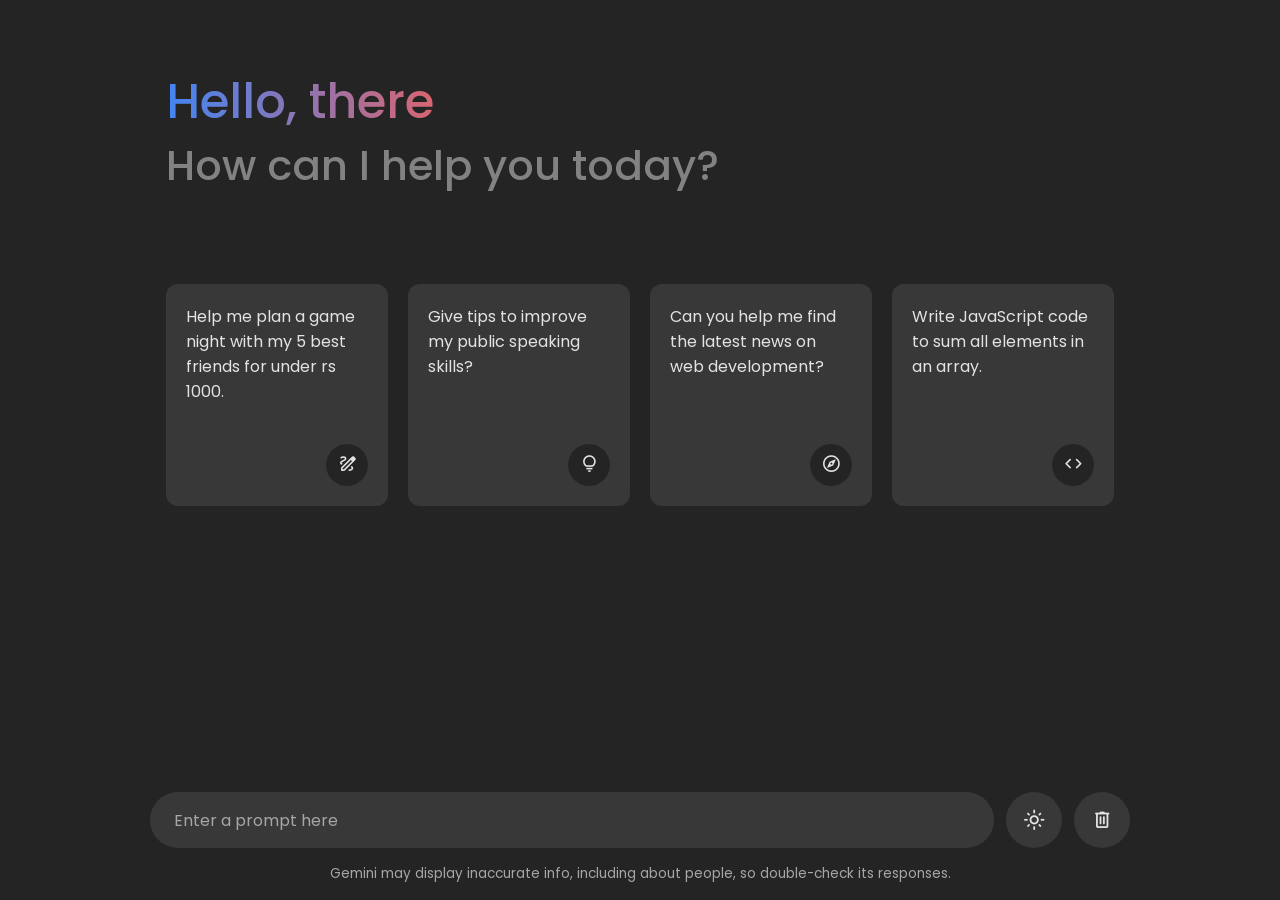
<file: Gemini Chatbot/index.html>
<!DOCTYPE html>
<html lang="en">
<head>
  <meta charset="UTF-8">
  <meta name="viewport" content="width=device-width, initial-scale=1.0">
  <title>Gemini Chatbot</title>
  <link rel="shortcut icon" type="image/x-icon" href="images/gemini.svg">
  
  <link rel="stylesheet" href="https://fonts.googleapis.com/css2?family=Material+Symbols+Rounded:opsz,wght,FILL,GRAD@24,400,0,0" />
  <link rel="stylesheet" href="style.css">
</head>
<body>
  <header class="header">
    
    <h1 class="title">Hello, there</h1>
    <p class="subtitle">How can I help you today?</p>

    
    <ul class="suggestion-list">
      <li class="suggestion">
        <h4 class="text">Help me plan a game night with my 5 best friends for under rs 1000.</h4>
        <span class="icon material-symbols-rounded">draw</span>
      </li>
      <li class="suggestion">
        <h4 class="text">Give tips to improve my public speaking skills?</h4>
        <span class="icon material-symbols-rounded">lightbulb</span>
      </li>
      <li class="suggestion">
        <h4 class="text">Can you help me find the latest news on web development?</h4>
        <span class="icon material-symbols-rounded">explore</span>
      </li>
      <li class="suggestion">
        <h4 class="text">Write JavaScript code to sum all elements in an array.</h4>
        <span class="icon material-symbols-rounded">code</span>
      </li>
    </ul>
  </header>

  
  <div class="chat-list"></div>

 
  <div class="typing-area">
    <form action="#" class="typing-form">
      <div class="input-wrapper">
        <input type="text" placeholder="Enter a prompt here" class="typing-input" required />
        <button id="send-message-button" class="icon material-symbols-rounded">send</button>
      </div>
      <div class="action-buttons">
        <span id="theme-toggle-button" class="icon material-symbols-rounded">light_mode</span>
        <span id="delete-chat-button" class="icon material-symbols-rounded">delete</span>
      </div>
    </form>
    <p class="disclaimer-text">
      Gemini may display inaccurate info, including about people, so double-check its responses.
    </p>
  </div>

  <script src="script.js"></script>
</body>
</html>
</file>
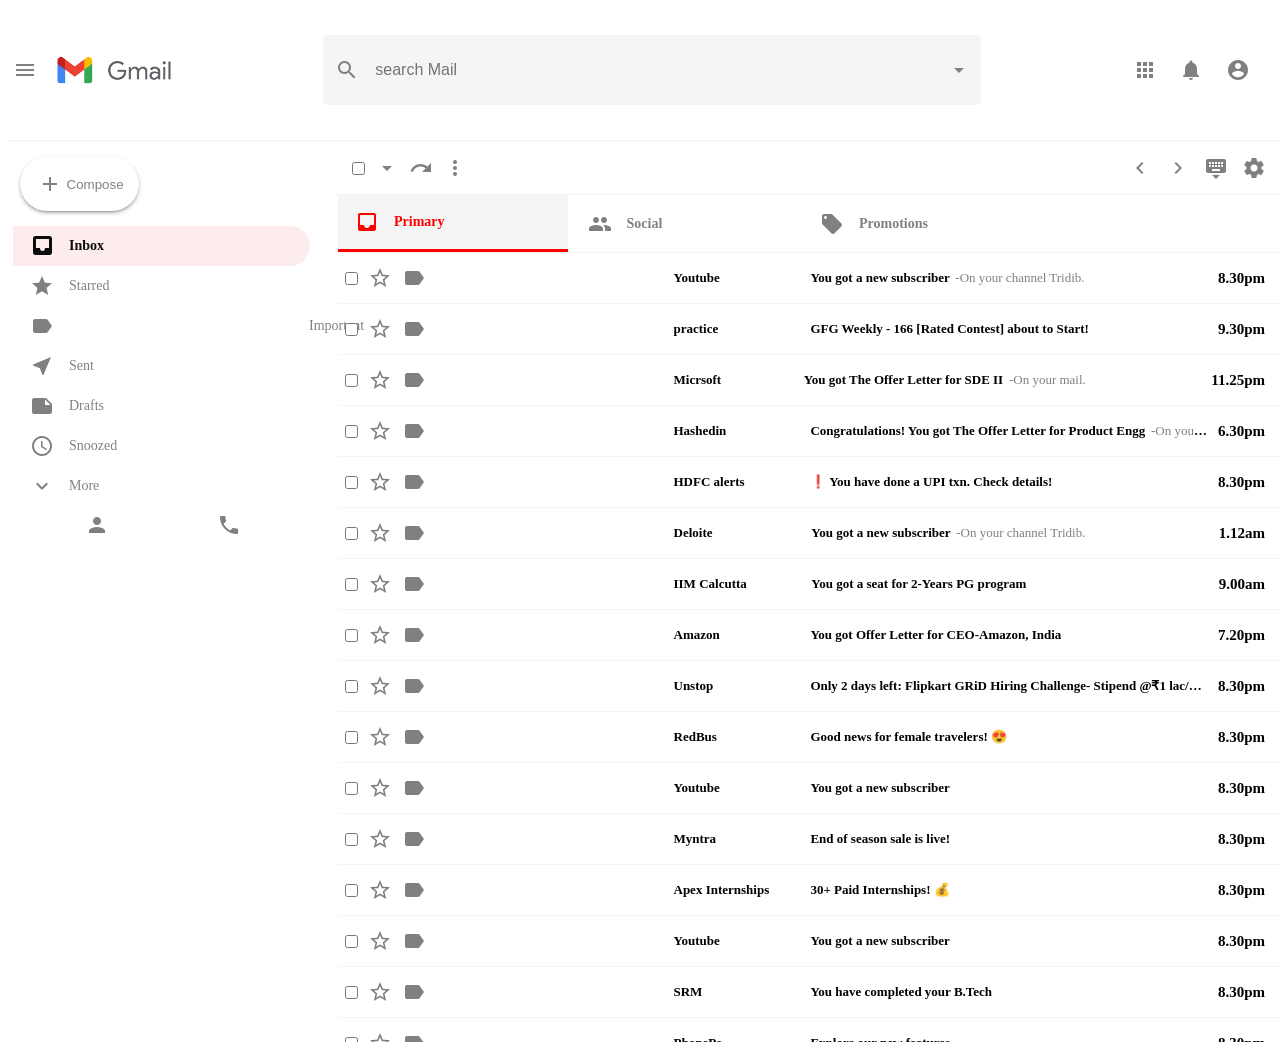
<file: gmailclone/index.html>
<!DOCTYPE html>
<html lang="en">
  <head>
    <meta charset="UTF-8" />
    <meta http-equiv="X-UA-Compatible" content="IE=edge" />
    <meta name="viewport" content="width=device-width, initial-scale=1.0" />
    <!-- Google fonts  -->
    <link
      href="https://fonts.googleapis.com/icon?family=Material+Icons"
      rel="stylesheet"
    />
    <link rel="stylesheet" href="style.css" />
    <title>Gmail UI Clone</title>
  </head>
  <body>
    <!-- Header Starts -->
    <div class="header">
      <div class="header_left">
        <span class="material-icons"> menu </span>
        <img src="gamil_logo.png" alt="Gmail Logo" />
      </div>

      <div class="header_middle">
        <span class="material-icons"> search </span>
        <input type="text" placeholder="search Mail" />
        <span class="material-icons">arrow_drop_down</span>
      </div>

      <div class="header_right">
        <span class="material-icons">apps</span>
        <span class="material-icons">notifications</span>
        <span class="material-icons">account_circle</span>
      </div>
    </div>
    <!-- header ends -->

    <!-- Body Starts -->
    <div class="main-body">
      <!-- sidebar Starts -->
      <div class="sidebar">
        <button class="sidebar_compose">
          <span class="material-icons">add</span>
          Compose
        </button>
        <div class="sidebar_option sidebarOption_active">
          <span class="material-icons">inbox</span>
          <h3>Inbox</h3>
        </div>
        <div class="sidebar_option">
          <span class="material-icons">star</span>
          <h3>Starred</h3>
        </div>
        <div class="sidebar_option">
          <span class="material-icons">label_important</span>
          <h3>Important</h3>
        </div>
        <div class="sidebar_option">
          <span class="material-icons">near_me</span>
          <h3>Sent</h3>
        </div>
        <div class="sidebar_option">
          <span class="material-icons">note</span>
          <h3>Drafts</h3>
        </div>
        <div class="sidebar_option">
          <span class="material-icons">access_time</span>
          <h3>Snoozed</h3>
        </div>
        <div class="sidebar_option">
          <span class="material-icons">expand_more</span>
          <h3>More</h3>
        </div>

        <div class="sidebar_footer">
          <div class="sidebar_footerIcons">
            <span class="material-icons">person</span>
            <span class="material-icons">duo</span>
            <span class="material-icons">phone</span>
          </div>
        </div>
      </div>
      <!-- sidebar ends-->


      <!-- Email list Starts -->
      <div class="emailList">
        <!-- settings starts -->
        <div class="emailList_settings">
          <div class="emailList_settingsLeft">
            <input type="checkbox">
            <span class="material-icons">arrow_drop_down</span>
            <span class="material-icons">redo</span>
            <span class="material-icons">more_vert</span>
          </div>
          <div class="emailList_settingsRight">
            <span class="material-icons">chevron_left</span>
            <span class="material-icons">chevron_right</span>
            <span class="material-icons">keyboard_hide</span>
            <span class="material-icons">settings</span>
          </div>
        </div>
        <!-- settings ends -->

        <!-- Section Starts -->
        <div class="emailList_sections">
          <div class="section section_selected">
            <span class="material-icons ">inbox</span><h4>Primary</h4>
         </div>
          <div class="section ">
            <span class="material-icons">people</span><h4>Social</h4>
         </div>
          <div class="section ">
            <span class="material-icons">local_offer</span><h4>Promotions</h4>
         </div>
        </div>
        <!-- Section Ends -->


 <!-- Email list row starts -->
 <div class="emailList_list">
  <!-- row starts -->
  <div class="emailRow">
    <div class="emailRow_options">
      <input type="checkbox">
      <span class="material-icons">star_border</span>
      <span class="material-icons">label_important</span>
    </div>
    <h3 class="emailRow_title">Youtube</h3>
    <div class="emailRow_message">
      <h4>You got a new subscriber <span class="emailRow_description">
        -On your channel Tridib. 
      </span></h4>
    </div>
    <p class="emailRow_time">8.30pm</p>
  </div>
  <!-- row ends -->
  <!-- row starts -->
  <div class="emailRow">
    <div class="emailRow_options">
      <input type="checkbox">
      <span class="material-icons">star_border</span>
      <span class="material-icons">label_important</span>
    </div>
    <h3 class="emailRow_title">practice</h3>
    <div class="emailRow_message">
      <h4>GFG Weekly - 166 [Rated Contest] about to Start! <span class="emailRow_description"> 
      </span></h4>
    </div>
    <p class="emailRow_time">9.30pm</p>
  </div>
  <!-- row ends -->
  <!-- row starts -->
  <div class="emailRow">
    <div class="emailRow_options">
      <input type="checkbox">
      <span class="material-icons">star_border</span>
      <span class="material-icons">label_important</span>
    </div>
    <h3 class="emailRow_title">Micrsoft</h3>
    <div class="emailRow_message">
      <h4>You got The Offer Letter for SDE II <span class="emailRow_description">
        -On your mail. 
      </span></h4>
    </div>
    <p class="emailRow_time">11.25pm</p>
  </div>
  <!-- row ends -->
  <!-- row starts -->
  <div class="emailRow">
    <div class="emailRow_options">
      <input type="checkbox">
      <span class="material-icons">star_border</span>
      <span class="material-icons">label_important</span>
    </div>
    <h3 class="emailRow_title">Hashedin</h3>
    <div class="emailRow_message">
      <h4>Congratulations! You got The Offer Letter for Product Engg <span class="emailRow_description">
        -On your channel Tridib. 
      </span></h4>
    </div>
    <p class="emailRow_time">6.30pm</p>
  </div>
  <!-- row ends -->
  <!-- row starts -->
  <div class="emailRow">
    <div class="emailRow_options">
      <input type="checkbox">
      <span class="material-icons">star_border</span>
      <span class="material-icons">label_important</span>
    </div>
    <h3 class="emailRow_title">HDFC alerts</h3>
    <div class="emailRow_message">
      <h4>❗ You have done a UPI txn. Check details! <span class="emailRow_description"> 
      </span></h4>
    </div>
    <p class="emailRow_time">8.30pm</p>
  </div>
  <!-- row ends -->
  <!-- row starts -->
  <div class="emailRow">
    <div class="emailRow_options">
      <input type="checkbox">
      <span class="material-icons">star_border</span>
      <span class="material-icons">label_important</span>
    </div>
    <h3 class="emailRow_title">Deloite</h3>
    <div class="emailRow_message">
      <h4>You got a new subscriber <span class="emailRow_description">
        -On your channel Tridib. 
      </span></h4>
    </div>
    <p class="emailRow_time">1.12am</p>
  </div>
  <!-- row ends -->
  <!-- row starts -->
  <div class="emailRow">
    <div class="emailRow_options">
      <input type="checkbox">
      <span class="material-icons">star_border</span>
      <span class="material-icons">label_important</span>
    </div>
    <h3 class="emailRow_title">IIM Calcutta</h3>
    <div class="emailRow_message">
      <h4>You got a seat for 2-Years PG program <span class="emailRow_description">
       
      </span></h4>
    </div>
    <p class="emailRow_time">9.00am</p>
  </div>
  <!-- row ends -->
  <!-- row starts -->
  <div class="emailRow">
    <div class="emailRow_options">
      <input type="checkbox">
      <span class="material-icons">star_border</span>
      <span class="material-icons">label_important</span>
    </div>
    <h3 class="emailRow_title">Amazon</h3>
    <div class="emailRow_message">
      <h4>You got Offer Letter for CEO-Amazon, India <span class="emailRow_description">
       
      </span></h4>
    </div>
    <p class="emailRow_time">7.20pm</p>
  </div>
  <!-- row ends -->
  <!-- row starts -->
  <div class="emailRow">
    <div class="emailRow_options">
      <input type="checkbox">
      <span class="material-icons">star_border</span>
      <span class="material-icons">label_important</span>
    </div>
    <h3 class="emailRow_title">Unstop</h3>
    <div class="emailRow_message">
      <h4>Only 2 days left: Flipkart GRiD Hiring Challenge- Stipend @₹1 lac/month - Apply now! <span class="emailRow_description">
      </span></h4>
    </div>
    <p class="emailRow_time">8.30pm</p>
  </div>
  <!-- row ends -->
  <!-- row starts -->
  <div class="emailRow">
    <div class="emailRow_options">
      <input type="checkbox">
      <span class="material-icons">star_border</span>
      <span class="material-icons">label_important</span>
    </div>
    <h3 class="emailRow_title">RedBus</h3>
    <div class="emailRow_message">
      <h4>Good news for female travelers! 😍 <span class="emailRow_description">
        
      </span></h4>
    </div>
    <p class="emailRow_time">8.30pm</p>
  </div>
  <!-- row ends -->
  <!-- row starts -->
  <div class="emailRow">
    <div class="emailRow_options">
      <input type="checkbox">
      <span class="material-icons">star_border</span>
      <span class="material-icons">label_important</span>
    </div>
    <h3 class="emailRow_title">Youtube</h3>
    <div class="emailRow_message">
      <h4>You got a new subscriber <span class="emailRow_description">
         
      </span></h4>
    </div>
    <p class="emailRow_time">8.30pm</p>
  </div>
  <!-- row ends -->
  <!-- row starts -->
  <div class="emailRow">
    <div class="emailRow_options">
      <input type="checkbox">
      <span class="material-icons">star_border</span>
      <span class="material-icons">label_important</span>
    </div>
    <h3 class="emailRow_title">Myntra</h3>
    <div class="emailRow_message">
      <h4>End of season sale is live! <span class="emailRow_description">
 
      </span></h4>
    </div>
    <p class="emailRow_time">8.30pm</p>
  </div>
  <!-- row ends -->
  <!-- row starts -->
  <div class="emailRow">
    <div class="emailRow_options">
      <input type="checkbox">
      <span class="material-icons">star_border</span>
      <span class="material-icons">label_important</span>
    </div>
    <h3 class="emailRow_title">Apex Internships</h3>
    <div class="emailRow_message">
      <h4> 30+ Paid Internships! 💰<span class="emailRow_description">
         
      </span></h4>
    </div>
    <p class="emailRow_time">8.30pm</p>
  </div>
  <!-- row ends -->
  <!-- row starts -->
  <div class="emailRow">
    <div class="emailRow_options">
      <input type="checkbox">
      <span class="material-icons">star_border</span>
      <span class="material-icons">label_important</span>
    </div>
    <h3 class="emailRow_title">Youtube</h3>
    <div class="emailRow_message">
      <h4>You got a new subscriber <span class="emailRow_description">
      </span></h4>
    </div>
    <p class="emailRow_time">8.30pm</p>
  </div>
  <!-- row ends -->
  <!-- row starts -->
  <div class="emailRow">
    <div class="emailRow_options">
      <input type="checkbox">
      <span class="material-icons">star_border</span>
      <span class="material-icons">label_important</span>
    </div>
    <h3 class="emailRow_title">SRM</h3>
    <div class="emailRow_message">
      <h4>You have completed your B.Tech <span class="emailRow_description"> 
      </span></h4>
    </div>
    <p class="emailRow_time">8.30pm</p>
  </div>
  <!-- row ends -->
  <!-- row starts -->
  <div class="emailRow">
    <div class="emailRow_options">
      <input type="checkbox">
      <span class="material-icons">star_border</span>
      <span class="material-icons">label_important</span>
    </div>
    <h3 class="emailRow_title">PhonePe</h3>
    <div class="emailRow_message">
      <h4>Explore our new features <span class="emailRow_description">
      </span></h4>
    </div>
    <p class="emailRow_time">8.30pm</p>
  </div>
  <!-- row ends -->
  <!-- row starts -->
  <div class="emailRow">
    <div class="emailRow_options">
      <input type="checkbox">
      <span class="material-icons">star_border</span>
      <span class="material-icons">label_important</span>
    </div>
    <h3 class="emailRow_title">Flying Beast</h3>
    <div class="emailRow_message">
      <h4>You got a new subscriber <span class="emailRow_description">
      </span></h4>
    </div>
    <p class="emailRow_time">8.30pm</p>
  </div>
  <!-- row ends -->
  <!-- row starts -->
  <div class="emailRow">
    <div class="emailRow_options">
      <input type="checkbox">
      <span class="material-icons">star_border</span>
      <span class="material-icons">label_important</span>
    </div>
    <h3 class="emailRow_title">Linkedin</h3>
    <div class="emailRow_message">
      <h4>Shalin wants to connect with you<span class="emailRow_description">
      </span></h4>
    </div>
    <p class="emailRow_time">8.30pm</p>
  </div>
  <!-- row ends -->
  <!-- row starts -->
  <div class="emailRow">
    <div class="emailRow_options">
      <input type="checkbox">
      <span class="material-icons">star_border</span>
      <span class="material-icons">label_important</span>
    </div>
    <h3 class="emailRow_title">Sunny Leone</h3>
    <div class="emailRow_message">
      <h4>You got a new subscriber <span class="emailRow_description">
      </span></h4>
    </div>
    <p class="emailRow_time">8.30pm</p>
  </div>
  <!-- row ends -->
</div>
<!-- Email list row Ends -->
      </div>
      <!-- Email list ends -->     
   </div>
   </body>
</html>
</file>
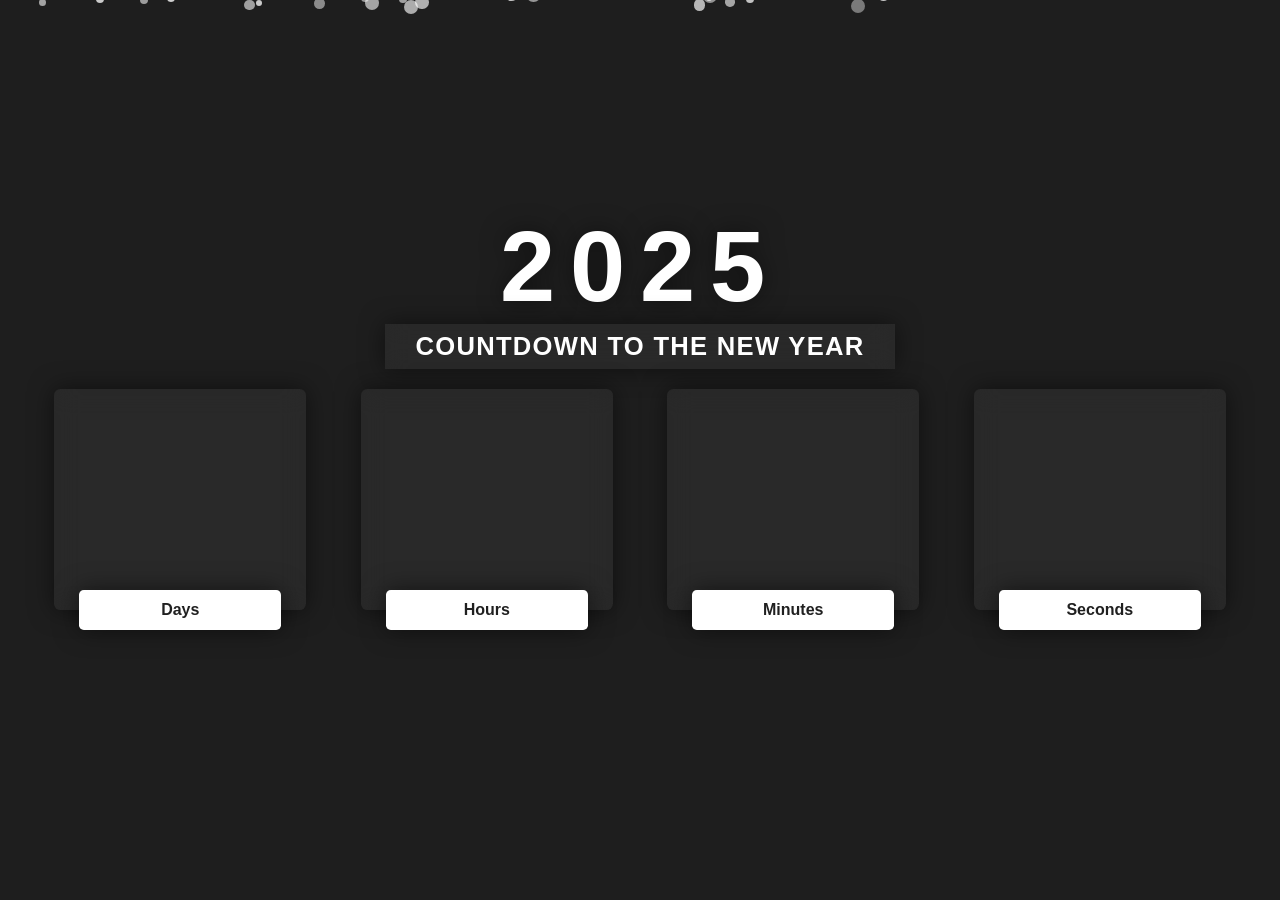
<file: new year countdown/index.html>
<!DOCTYPE html>
<html lang="en">
<head>
    <meta charset="UTF-8">
    <meta name="viewport" content="width=device-width, initial-scale=1.0">
    <title>New Year Countdown</title>
    <link rel="icon" type="image/x-icon" href="favicon.jpg">
    <link rel="stylesheet" href="style.css">
</head>
<body>

    <div class="bg"></div>

    <div class="wrapper">
        <!-- Heading Section -->
        <div class="heading">
            <h1 class="new-year">2025</h1>
            <h3>Countdown to the New Year</h3>
        </div>
        
        <div class="countdown">
            <div class="box">
                <span class="num" id="days"></span>
                <span class="text">Days</span>
            </div>
            <div class="box">
                <span class="num" id="hours"></span>
                <span class="text">Hours</span>
            </div>
            <div class="box">
                <span class="num" id="minutes"></span>
                <span class="text">Minutes</span>
            </div>
            <div class="box">
                <span class="num" id="seconds"></span>
                <span class="text">Seconds</span>
            </div>
        </div>

        <div class="message" id="message">
            <h1>Happy New Year 2025!</h1>
            <p>Wishing you a joyful and prosperous year ahead. Let's make it eco-friendly!</p>
        </div>
    </div>

    <script src="script.js"></script>
</body>
</html>
</file>
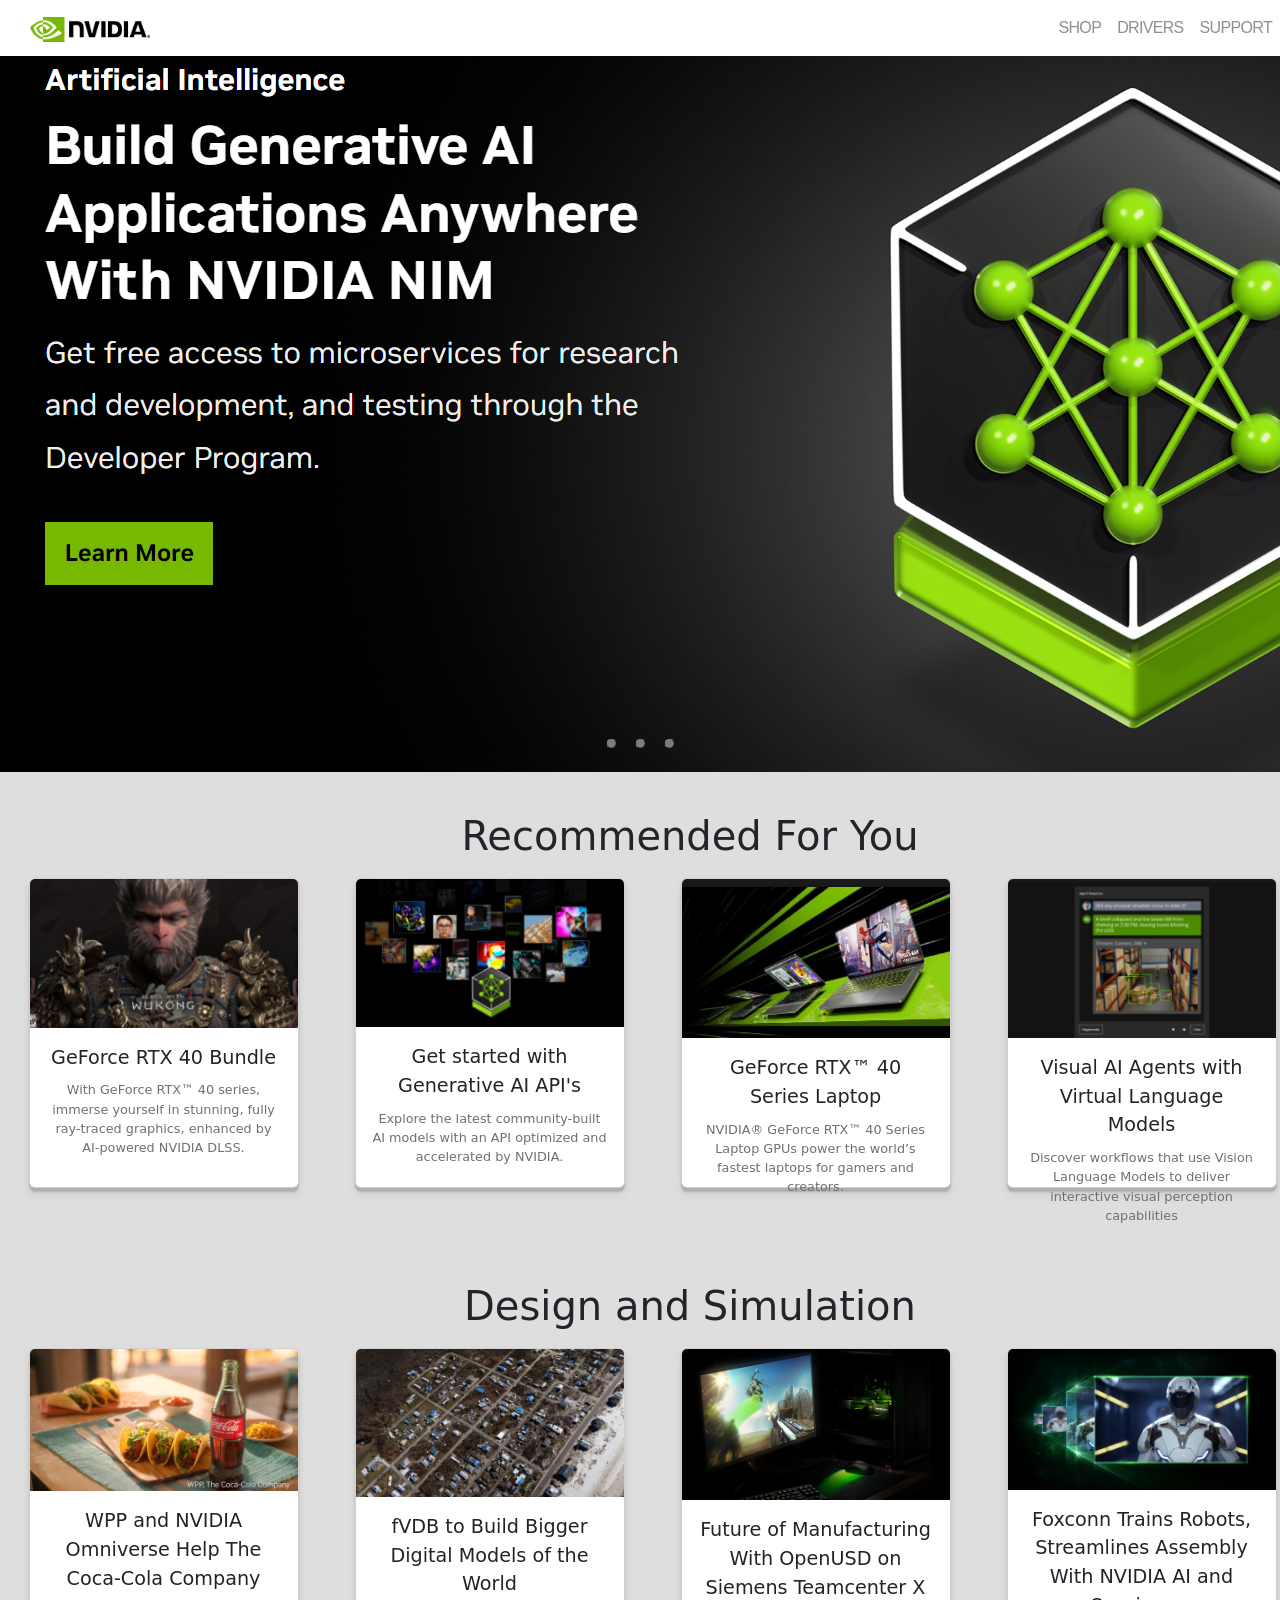
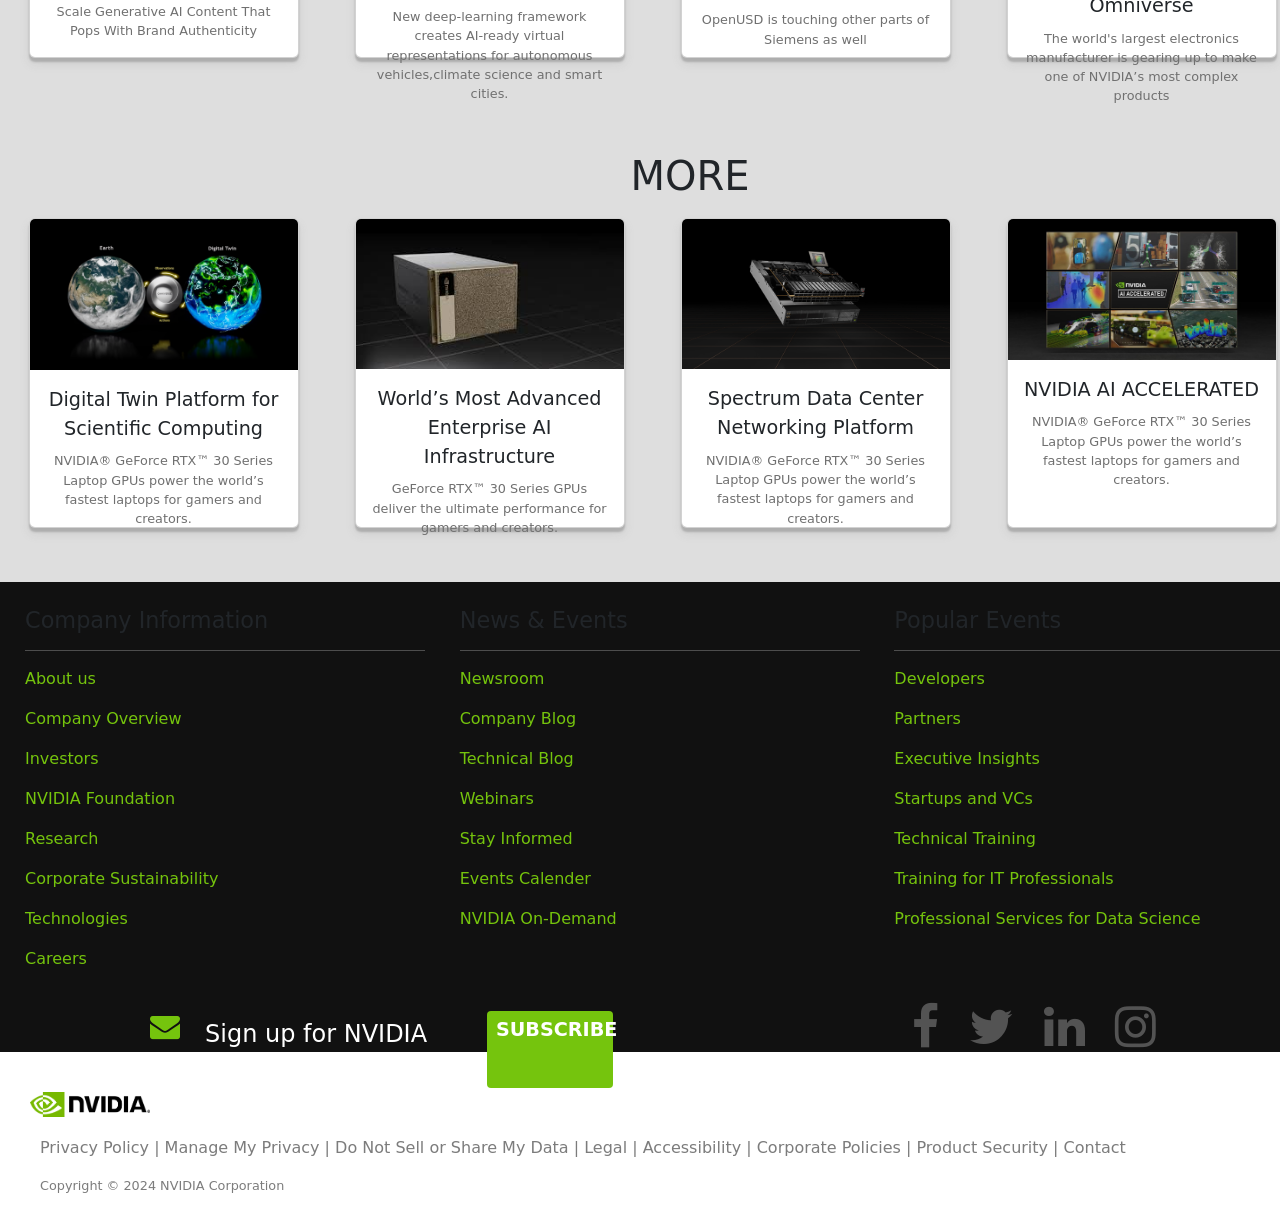
<file: NVIDIA CLONE/index.html>
<!DOCTYPE html>
<html lang="en">
<head>
    <meta charset="UTF-8">
    <meta http-equiv="X-UA-Compatible" content="IE=edge">
    <meta name="viewport" content="width=device-width, initial-scale=1.0">
    <title>NVIDIA</title>
    <link rel="stylesheet" href="styles.css">
<link rel="icon" href="./images/favicon.ico">
<link href="https://cdn.jsdelivr.net/npm/bootstrap@5.1.3/dist/css/bootstrap.min.css" rel="stylesheet" integrity="sha384-1BmE4kWBq78iYhFldvKuhfTAU6auU8tT94WrHftjDbrCEXSU1oBoqyl2QvZ6jIW3" crossorigin="anonymous">
<link rel="stylesheet" href="https://cdnjs.cloudflare.com/ajax/libs/font-awesome/4.7.0/css/font-awesome.min.css">
<script src="https://ajax.googleapis.com/ajax/libs/jquery/3.5.1/jquery.min.js"></script>
<script src="https://cdnjs.cloudflare.com/ajax/libs/popper.js/1.16.0/umd/popper.min.js"></script>
<script src="https://maxcdn.bootstrapcdn.com/bootstrap/4.5.2/js/bootstrap.min.js"></script>

</head>
<body>

<header>
  <div class="container-fluid">
  <nav class="navbar navbar-expand-lg navbar-light fixed-top">
<a class="navbar-brand" href="#"><img class="logo" src="./images/n.png" alt=logo></a>
<button type=button class="navbar-toggler" data-toggle="collapse" data-target="#navbarToggler">
  <span class="navbar-toggler-icon">
  </span>
</button>
<div class="collapse navbar-collapse" id="navbarToggler">    
<ul class="navbar-nav ms-auto">
 
      <li class="nav-item under"> 
         <a class="nav-link n2" href="#">Shop</a></li>
         <li class="nav-item under"> 
      <a class="nav-link n2" href="#">Drivers</a></li>
      <li class="nav-item under"> 
      <a class="nav-link n2"  href="#">Support</a></li>
     
        </li>
      </ul></div>

</nav></div></header>

<section id="slide"><div id="#carouselExampleIndicators" class="carousel slide" data-ride="carousel">
  <!-- Indicators -->
  <div class="carousel-indicators">
    <button type="button" data-target="#carouselExampleIndicators" data-slide-to="0" class="active rbtn"></button>
    <button type="button" data-target="#carouselExampleIndicators" data-slide-to="1" class="rbtn"></button>
    <button type="button" data-target="#carouselExampleIndicators" data-slide-to="2" class="rbtn"></button>
  </div>
  <!-- Wrapper for slides -->
  <div class="carousel-inner">
    <div class="carousel-item active">
      <img src="./images/88.png">
    </div><!-- /header-text -->
</div>
    <div class="carousel-item">
      <img src="./images/2.jpg" >
      <div class="header-text hidden-xs">
        <h2>
          <span>GET STARTED WITH SPEECH AI
          </span>
        </h2>
        <br>
        <h3>
          <span>Try NVIDIA Riva for free on NVIDIA LaunchPad.

          </span>
        </h3>
        <br>
        <div class="">
            <a class="btn btn-theme btn-sm btn-min-block" href="#">GET STARTED</a></div>
    </div>
    </div><!-- /header-text -->
</div>

    <div class="carousel-item">
      <img src="./images/1.jpg" >
      <div class="header-text hidden-xs">
        <h2>
          <span>ANNOUNCING NVIDIA <br>GRACE CPU</span>
        </h2>
        <br>
        <h3>
          <span>Unprecedented performance, scalability, and security for <br>every data center.</span>
        </h3>
        <br>
        <div class="">
            <a class="btn btn-theme btn-sm btn-min-block" href="#">LEARN MORE</a></div>
    </div>
    </div><!-- /header-text -->
</div>
  </div></div>
</section>
<section class="sec2"><center><h1>Recommended For You</h1>
  <div class="row"><div class="col-lg-3 col-md-6 col-sm-12">  <div class="card">
    <img class="card-img-top" src="./images/33.png" alt="Card image cap">
    <div class="card-body"> <p class="card-title">GeForce RTX 40 Bundle
    </p>
      <p class="card-text">With GeForce RTX™ 40 series, immerse yourself in stunning, fully ray-traced graphics, enhanced by AI-powered NVIDIA DLSS.</p>
    </div>
  </div>
</div>
<div class="col-lg-3 col-md-6 col-sm-12">  <div class="card">
  <img class="card-img-top" src="./images/55.png" alt="Card image cap">
  <div class="card-body"> <p class="card-title">Get started with Generative AI API's

  </p>
    <p class="card-text"> Explore the latest community-built AI models with an API optimized and accelerated by NVIDIA.</p>
  </div>
</div>
</div><div class="col-lg-3 col-md-6 col-sm-12">  <div class="card">
  <img class="card-img-top" src="./images/23.png" alt="Card image cap">
  <div class="card-body"> <p class="card-title">GeForce RTX™ 40 Series Laptop
  </p>
    <p class="card-text">NVIDIA® GeForce RTX™ 40 Series Laptop GPUs power the world’s fastest laptops for gamers and creators.</p>
  </div>
</div>
</div><div class="col-lg-3 col-md-6 col-sm-12">  <div class="card">
  <img class="card-img-top" src="./images/121.png" alt="Card image cap">
  <div class="card-body"> <p class="card-title">Visual AI Agents with Virtual Language Models
  </p>
    <p class="card-text">Discover workflows that use Vision Language Models to deliver interactive visual perception capabilities</p>
  </div>
</div>
</div>
</div>
</center>

</section>
<section class="sec3"><center><h1>Design and Simulation</h1>
  <div class="row"><div class="col-lg-3 col-md-6 col-sm-12">  <div class="card">
    <img class="card-img-top" src="./images/56.png" alt="Card image cap">
    <div class="card-body"> <p class="card-title">WPP and NVIDIA Omniverse Help The Coca-Cola Company 
    </p>
      <p class="card-text">Scale Generative AI Content That Pops With Brand Authenticity</p>
    </div>
  </div>
</div>
<div class="col-lg-3 col-md-6 col-sm-12">  <div class="card">
  <img class="card-img-top" src="./images/123.png" alt="Card image cap">
  <div class="card-body"> <p class="card-title">fVDB to Build Bigger Digital Models of the World

  </p>
    <p class="card-text"> New deep-learning framework creates AI-ready virtual representations for autonomous vehicles,climate science and smart cities.</p>
  </div>
</div>
</div><div class="col-lg-3 col-md-6 col-sm-12">  <div class="card">
  <img class="card-img-top" src="./images/9.jpg" alt="Card image cap">
  <div class="card-body"> <p class="card-title">Future of Manufacturing With OpenUSD on Siemens Teamcenter X
  </p>
    <p class="card-text">OpenUSD is touching other parts of Siemens as well</p>
  </div>
</div>
</div><div class="col-lg-3 col-md-6 col-sm-12">  <div class="card">
  <img class="card-img-top" src="./images/10.jpg" alt="Card image cap">
  <div class="card-body"> <p class="card-title">Foxconn Trains Robots, Streamlines Assembly With NVIDIA AI and Omniverse
  </p>
    <p class="card-text">The world's largest electronics manufacturer is gearing up to make one of NVIDIA’s most complex products</p>
  </div>
</div>
</div>
</div>
</center></section>
<section class="sec4"><center><h1>MORE</h1>
  <div class="row"><div class="col-lg-3 col-md-6 col-sm-12">  <div class="card">
    <img class="card-img-top" src="./images/11.jpg" alt="Card image cap">
    <div class="card-body"> <p class="card-title">Digital Twin Platform for Scientific Computing
    </p>
      <p class="card-text">NVIDIA® GeForce RTX™ 30 Series Laptop GPUs power the world’s fastest laptops for gamers and creators.</p>
    </div>
  </div>
</div>
<div class="col-lg-3 col-md-6 col-sm-12">  <div class="card">
  <img class="card-img-top" src="./images/12.jpg" alt="Card image cap">
  <div class="card-body"> <p class="card-title">World’s Most Advanced Enterprise AI Infrastructure

  </p>
    <p class="card-text"> GeForce RTX™ 30 Series GPUs deliver the ultimate performance for gamers and creators.</p>
  </div>
</div>
</div><div class="col-lg-3 col-md-6 col-sm-12">  <div class="card">
  <img class="card-img-top" src="./images/13.jpg" alt="Card image cap">
  <div class="card-body"> <p class="card-title">Spectrum Data Center Networking Platform
  </p>
    <p class="card-text">NVIDIA® GeForce RTX™ 30 Series Laptop GPUs power the world’s fastest laptops for gamers and creators.</p>
  </div>
</div>
</div><div class="col-lg-3 col-md-6 col-sm-12">  <div class="card">
  <img class="card-img-top" src="./images/14.jpg" alt="Card image cap">
  <div class="card-body"> <p class="card-title">NVIDIA AI ACCELERATED
  </p>
    <p class="card-text">NVIDIA® GeForce RTX™ 30 Series Laptop GPUs power the world’s fastest laptops for gamers and creators.</p>
  </div>
</div>
</div>
</div></center></section>
<section class="sec5"><div class="row"><div class="col-lg-4 col-md-6 col-sm-12"> 
<h3>Company Information</h3>
<hr width="400px" size="3.5px" style="color: rgb(255, 255, 255);">
<p class="foot">About us</p>
<p class="foot">Company Overview</p>
<p class="foot">Investors</p>
<p class="foot">NVIDIA Foundation</p>
<p class="foot">Research</p>
<p class="foot">Corporate Sustainability</p>
<p class="foot">Technologies</p>
<p class="foot">Careers</p>
</div><div class="col-lg-4 col-md-6 col-sm-12"> 
  <h3>News & Events</h3>
  <hr width="400px" size="3.5px" style="color: rgb(255, 255, 255);">

  <p class="foot">Newsroom</p>
  <p class="foot">Company Blog</p>
  <p class="foot">Technical Blog</p>
  <p class="foot"> Webinars</p>
  <p class="foot">Stay Informed</p>
  <p class="foot">Events Calender</p>
  <p class="foot">NVIDIA On-Demand</p>
   </div><div class="col-lg-4 col-md-6 col-sm-12"> 
    <h3>Popular Events</h3>
    <hr width="400px" size="3.5px" style="color: rgb(255, 255, 255);">
    <p class="foot"></p>
    <p class="foot">Developers</p>
    <p class="foot">Partners</p>
    <p class="foot">Executive Insights</p>
    <p class="foot">Startups and VCs</p>
    <p class="foot"> Technical Training </p>
    <p class="foot">Training for IT Professionals</p>
    <p class="foot">Professional Services for Data Science</p>
    </div></div>
    
          <div class="row"><div class="col-lg-6 col-md-12 col-sm-12"> <br><p class="contact"><i class="fa fa-envelope" style="font-size:30px;margin-bottom:-90px;color:#75c40d"></i> 
            <span class="sign">Sign up for NVIDIA News</span>
            
              <a class="btn btn-theme btn-sm btn-min-block subs" href="#"> SUBSCRIBE</a></p></div>
              <div class="col-lg-6 col-md-12 col-sm-12"> <p class="contact"></p>
              <span class="flw"></span>
              <i class="fa fa-facebook-f" style="font-size:48px;color:#535353"></i>
              <i class="fa fa-twitter" style="font-size:48px;color:#535353"></i>
              <i class="fa fa-linkedin" style="font-size:48px;color:#535353"></i>
              <i class="fa fa-instagram" style="font-size:48px;color:#535353"></i>
            


  </p>
  </div>
          </div>
      
  </section>

<footer>
  <img class="logo" src="./images/n.png" alt=logo align="left"><br>
  <p class="footer">Privacy Policy | Manage My Privacy |  Do Not Sell or Share My Data | Legal | Accessibility | Corporate Policies | Product Security | Contact</p>
<p class="cc">Copyright © 2024 NVIDIA Corporation</p>


</footer>


<script src="script.js"></script>
</body>
</html>
</file>
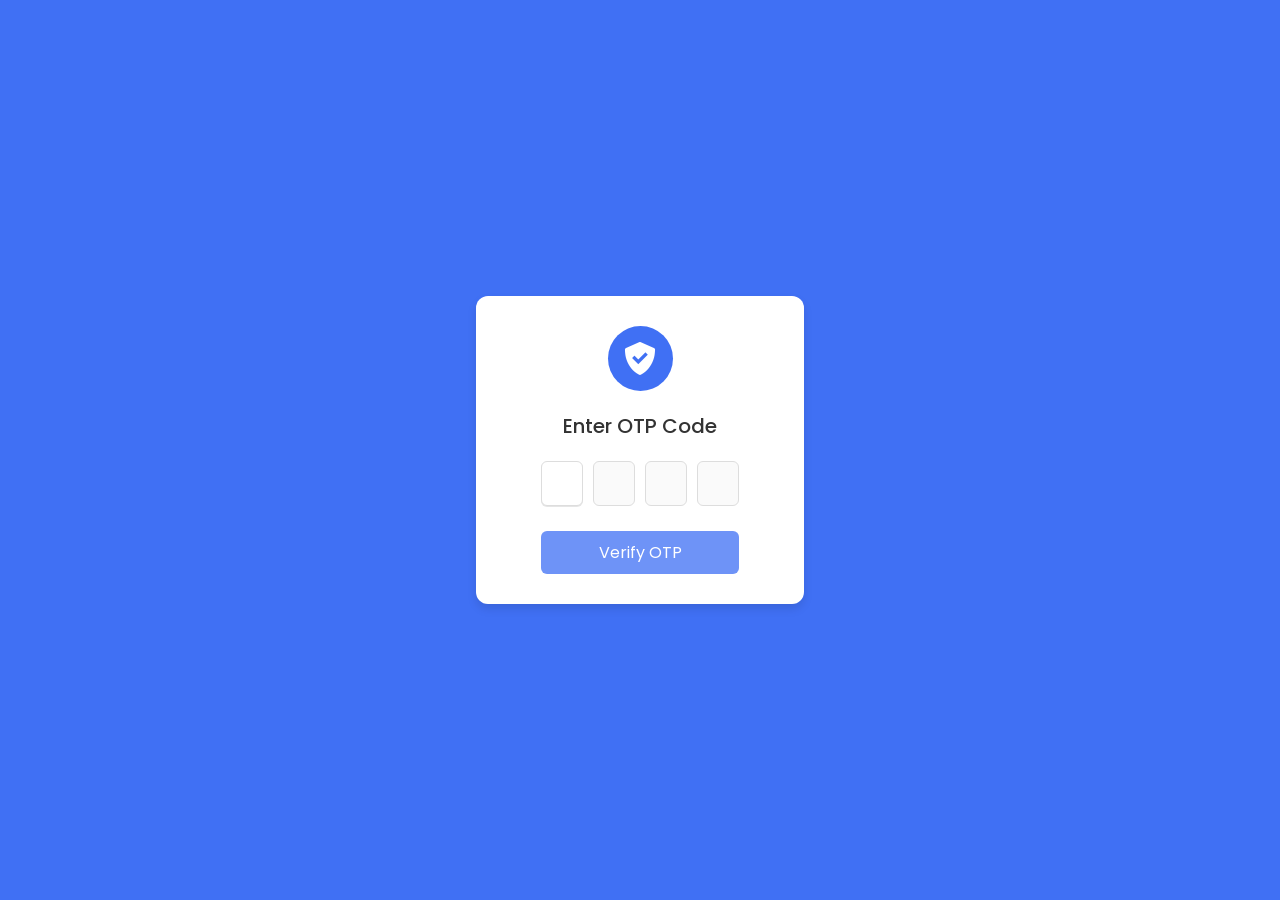
<file: OTPverification/index.html>
<!DOCTYPE html>
<html lang="en">
  <head>
    <meta charset="UTF-8" />
    <meta http-equiv="X-UA-Compatible" content="IE=edge" />
    <meta name="viewport" content="width=device-width, initial-scale=1.0" />
   <title>OTP Verification Form</title>
    <link rel="stylesheet" href="style.css" />
    <!-- Boxicons CSS -->
    <link href="https://unpkg.com/boxicons@2.1.4/css/boxicons.min.css" rel="stylesheet" />
   <script src="script.js" defer></script>
  </head>
  <body>
    <div class="container">
      <header>
        <i class="bx bxs-check-shield"></i>
      </header>
      <h4>Enter OTP Code</h4>
      <form action="#">
        <div class="input-field">
          <input type="number" />
          <input type="number" disabled />
          <input type="number" disabled />
          <input type="number" disabled />
        </div>
        <button>Verify OTP</button>
      </form>
    </div>
  </body>
</html>
</file>
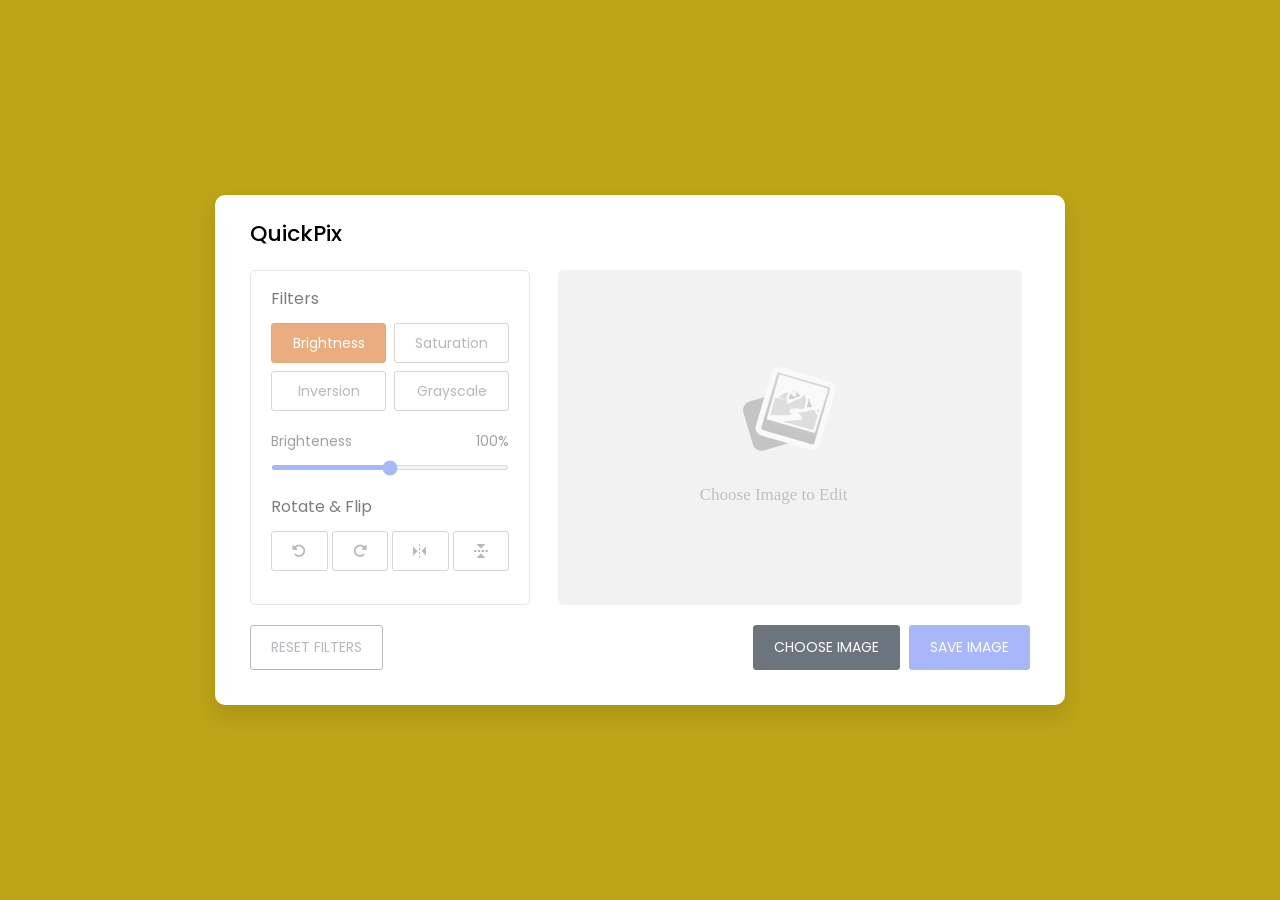
<file: QuickPix/index.html>
<!DOCTYPE html>
<html lang="en">
  <head>
    <meta charset="utf-8">
    <title>Quick Pix</title>
    <link rel="stylesheet" href="style.css">
    <meta name="viewport" content="width=device-width, initial-scale=1.0">
    <link rel="stylesheet" href="https://unpkg.com/boxicons@2.1.2/css/boxicons.min.css">
    <link rel="stylesheet" href="https://cdnjs.cloudflare.com/ajax/libs/font-awesome/6.1.1/css/all.min.css"/>
  </head>
  <body>
    <div class="container disable">
        <h2>QuickPix</h2>
        <div class="wrapper">
            <div class="editor-panel">
                <div class="filter">
                    <label class="title">Filters</label>
                    <div class="options">
                        <button id="brightness" class="active">Brightness</button>
                        <button id="saturation">Saturation</button>
                        <button id="inversion">Inversion</button>
                        <button id="grayscale">Grayscale</button>
                    </div>
                    <div class="slider">
                        <div class="filter-info">
                            <p class="name">Brighteness</p>
                            <p class="value">100%</p>
                        </div>
                        <input type="range" value="100" min="0" max="200">
                    </div>
                </div>
                <div class="rotate">
                    <label class="title">Rotate & Flip</label>
                    <div class="options">
                        <button id="left"><i class="fa-solid fa-rotate-left"></i></button>
                        <button id="right"><i class="fa-solid fa-rotate-right"></i></button>
                        <button id="horizontal"><i class='bx bx-reflect-vertical'></i></button>
                        <button id="vertical"><i class='bx bx-reflect-horizontal' ></i></button>
                    </div>
                </div>
            </div>
            <div class="preview-img">
                <img src="image-placeholder.svg" alt="preview-img">
            </div>
        </div>
        <div class="controls">
            <button class="reset-filter">Reset Filters</button>
            <div class="row">
                <input type="file" class="file-input" accept="image/*" hidden>
                <button class="choose-img">Choose Image</button>
                <button class="save-img">Save Image</button>
            </div>
        </div>
    </div>

    <script src="code.js"></script>
    
  </body>
</html>
</file>
<file: Gemini Chatbot/style.css>
@import url('https://fonts.googleapis.com/css2?family=Poppins:wght@400;500;600&display=swap');

* {
  margin: 0;
  padding: 0;
  box-sizing: border-box;
  font-family: "Poppins", sans-serif;
}

:root {
  --text-color: #E3E3E3;
  --subheading-color: #828282;
  --placeholder-color: #A6A6A6;
  --primary-color: #242424;
  --secondary-color: #383838;
  --secondary-hover-color: #444;
}

.light_mode {
  --text-color: #222;
  --subheading-color: #A0A0A0;
  --placeholder-color: #6C6C6C;
  --primary-color: #FFF;
  --secondary-color: #E9EEF6;
  --secondary-hover-color: #DBE1EA;
}

body {
  background: var(--primary-color);
}

.header, .chat-list .message, .typing-form {
  margin: 0 auto;
  max-width: 980px;
}

.header {
  margin-top: 6vh;
  padding: 1rem;
  overflow-x: hidden;
}

body.hide-header .header {
  margin: 0;
  display: none;
}

.header :where(.title, .subtitle) {
  color: var(--text-color);
  font-weight: 500;
  line-height: 4rem;
}

.header .title {
  width: fit-content;
  font-size: 3rem;
  background-clip: text;
  background: linear-gradient(to right, #4285f4, #d96570);
  -webkit-background-clip: text;
  -webkit-text-fill-color: transparent;
}

.header .subtitle {
  font-size: 2.6rem;
  color: var(--subheading-color);
}

.suggestion-list {
  width: 100%;
  list-style: none;
  display: flex;
  gap: 1.25rem;
  margin-top: 9.5vh;
  overflow: hidden;
  overflow-x: auto;
  scroll-snap-type: x mandatory;
  scrollbar-width: none;
}

.suggestion-list .suggestion {
  cursor: pointer;
  padding: 1.25rem;
  width: 222px;
  flex-shrink: 0;
  display: flex;
  flex-direction: column;
  align-items: flex-end;
  border-radius: 0.75rem;
  justify-content: space-between;
  background: var(--secondary-color);
  transition: 0.2s ease;
}

.suggestion-list .suggestion:hover {
  background: var(--secondary-hover-color);
}

.suggestion-list .suggestion :where(.text, .icon) {
  font-weight: 400;
  color: var(--text-color);
}

.suggestion-list .suggestion .icon {
  width: 42px;
  height: 42px;
  display: flex;
  font-size: 1.3rem;
  margin-top: 2.5rem;
  align-self: flex-end;
  align-items: center;
  border-radius: 50%;
  justify-content: center;
  color: var(--text-color);
  background: var(--primary-color);
}

.chat-list {
  padding: 2rem 1rem 12rem;
  max-height: 100vh;
  overflow-y: auto;
  scrollbar-color: #999 transparent;
}


.chat-list .message.incoming {
  margin-top: 1.5rem;
}

.chat-list .message .message-content {
  display: flex;
  gap: 1.5rem;
  width: 100%;
  align-items: center;
}

.chat-list .message .text {
  color: var(--text-color);
  white-space: pre-wrap;
}

.chat-list .message.error .text {
  color: #e55865;
}

.chat-list .message.loading .text {
  display: none;
}

.chat-list .message .avatar {
  width: 40px;
  height: 40px;
  object-fit: cover;
  border-radius: 50%;
  align-self: flex-start;
}

.chat-list .message.loading .avatar {
  animation: rotate 3s linear infinite;
}

@keyframes rotate {
  100% {
    transform: rotate(360deg);
  }
}

.chat-list .message .icon {
  color: var(--text-color);
  cursor: pointer;
  height: 35px;
  width: 35px;
  border-radius: 50%;
  display: flex;
  align-items: center;
  justify-content: center;
  background: none;
  font-size: 1.25rem;
  margin-left: 3.5rem;
  visibility: hidden;
}

.chat-list .message .icon.hide {
  visibility: hidden;
}

.chat-list .message:not(.loading, .error):hover .icon:not(.hide){
  visibility: visible;
}

.chat-list .message .icon:hover {
  background: var(--secondary-hover-color);
}

.chat-list .message .loading-indicator {
  display: none;
  gap: 0.8rem;
  width: 100%;
  flex-direction: column;
}

.chat-list .message.loading .loading-indicator {
  display: flex;
}

.chat-list .message .loading-indicator .loading-bar {
  height: 11px;
  width: 100%;
  border-radius: 0.135rem;
  background-position: -800px 0;
  background: linear-gradient(to right, #4285f4, var(--primary-color), #4285f4);
  animation: loading 3s linear infinite;
}

.chat-list .message .loading-indicator .loading-bar:last-child {
  width: 70%;
}

@keyframes loading {
  0% {
    background-position: -800px 0;
  }

  100% {
    background-position: 800px 0;
  }
}

.typing-area {
  position: fixed;
  width: 100%;
  left: 0;
  bottom: 0;
  padding: 1rem;
  background: var(--primary-color);
}

.typing-area :where(.typing-form, .action-buttons) {
  display: flex;
  gap: 0.75rem;
}

.typing-form .input-wrapper {
  width: 100%;
  height: 56px;
  display: flex;
  position: relative;
}

.typing-form .typing-input {
  height: 100%;
  width: 100%;
  border: none;
  outline: none;
  resize: none;
  font-size: 1rem;
  color: var(--text-color);
  padding: 1.1rem 4rem 1.1rem 1.5rem;
  border-radius: 100px;
  background: var(--secondary-color);
}

.typing-form .typing-input:focus {
  background: var(--secondary-hover-color);
}

.typing-form .typing-input::placeholder {
  color: var(--placeholder-color);
}

.typing-area .icon {
  width: 56px;
  height: 56px;
  flex-shrink: 0;
  cursor: pointer;
  border-radius: 50%;
  display: flex;
  font-size: 1.4rem;
  color: var(--text-color);
  align-items: center;
  justify-content: center;
  background: var(--secondary-color);
  transition: 0.2s ease;
}

.typing-area .icon:hover {
  background: var(--secondary-hover-color);
}

.typing-form #send-message-button {
  position: absolute;
  right: 0;
  outline: none;
  border: none;
  transform: scale(0);
  background: transparent;
  transition: transform 0.2s ease;
}

.typing-form .typing-input:valid ~ #send-message-button {
  transform: scale(1);
}

.typing-area .disclaimer-text {
  text-align: center;
  font-size: 0.85rem;
  margin-top: 1rem;
  color: var(--placeholder-color);
}


@media (max-width: 768px) {
  .header :is(.title, .subtitle) {
    font-size: 2rem;
    line-height: 2.6rem;
  }

  .header .subtitle {
    font-size: 1.7rem;
  }

  .typing-area :where(.typing-form, .action-buttons) {
    gap: 0.4rem;
  }

  .typing-form .input-wrapper {
    height: 50px;
  }

  .typing-form .typing-input {
    padding: 1.1rem 3.5rem 1.1rem 1.2rem;
  }

  .typing-area .icon {
    height: 50px;
    width: 50px;
  }

  .typing-area .disclaimer-text {
    font-size: 0.75rem;
    margin-top: 0.5rem;
  }
}
</file>
<file: gmailclone/style.css>
* {
    margin: 0;
    padding: 0;
    /* added */
    margin-left: 2.5px;
    
}

/* Header Styles */

.header_left img{
    object-fit: contain;
    height: 140px;
    margin-left: 7px;
}

.header{
    display: flex;
    align-items: center;
    justify-content: space-between;
    border-bottom: 2px solid whitesmoke;
}
.header_left{
    display: flex;
    align-items: center;
}

.header_middle{
  display: flex;
  flex: .7;
  align-items: center;
  background-color: whitesmoke;
  padding: 10px;
  border-radius: 4px;
}

.material-icons{
    color: grey;
}

.header_middle input{
    border: none;
    width: 100%;
    padding: 11px;
    outline: none;
    font-size: medium;
    background-color: transparent;
}

.header_right{
    display: flex;
    padding-right: 20px;
}
.header_right span{
    padding: 10px;
    cursor: pointer;
}


/* Sidebar */
.sidebar{
    flex: 0.3;
    max-width: 300px;
    padding-right: 20px;
}

.sidebar_compose{
  margin-top: 15px;
  margin-left: 10px;
  margin-bottom: 15px;
  text-transform: capitalize;
  color: gray;
  padding: 15px;
  border-radius: 30px;
  background-color: white;
  display: flex;
  align-items: center;
  cursor: pointer;
  outline: none;
  border: none;
  box-shadow: 0px 2px 5px -2px rgba(0,0,0,.75);
}
.sidebar_compose span{
    margin-right: 5px;
}

.sidebar_option{
    display: flex;
    align-items: center;
    height: 40px;
    padding : 0 10px;
    border-top-right-radius: 20px;
    border-bottom-right-radius: 20px;
    cursor: pointer;
    color: #818181;

}

.sidebar_option .material-icons{
    padding: 5px;
}
.sidebar_option h3{
    flex: 1;
    margin-left: 10px;
    font-size: 14px;
    font-weight: 400;
}

.sidebar_option:hover,
.sidebar_option:hover h3,
.sidebar_option:hover .material-icons,
.sidebarOption_active,
.sidebarOption_active h3,
.sidebarOption_active .material-icons{

    background-color: #fcecec;
    color: #0b0c0c;
    font-weight: 800;
}

.sidebar_footer{
    display: flex;
    justify-content: center;
}

.sidebar_footerIcons .material-icons{
  margin: 7px;
  cursor: pointer;

}

/* Main Body */
.main-body{
 display: flex;
 height: 100vh;   
}

body {
 height: 100vh;
 overflow-y: hidden;   
}

.emailList{
    flex: 1;
    overflow: scroll;
}

.emailList_settings{
   position: sticky;
    display: flex;
    top: 0;
    justify-content: space-between;
    border-bottom: 1px solid whitesmoke;
    background-color: white;
    z-index: 999;
    padding: 9px;
}

.emailList_settingsLeft{
    display: flex;
    align-items: center;

}

.emailList_settings .material-icons{
    margin:5px;
    cursor: pointer;
}

.section{
    display: flex;
    align-items: center;
    border-bottom-width: 2px;
    padding: 15px;
    min-width: 200px;
    cursor: pointer;
    color: gray;
    border-width: 0;

}


.emailList_sections{
    position: sticky;
    top: 0;
    display: flex;
    background-color: white;
    border-bottom: 1px solid whitesmoke;
    z-index: 999;
}

.section_selected{
   background-color: whitesmoke;
   color: red;
   border-width: 3px;
   border-bottom: 3px solid red;

}


.section_selected .material-icons{
    color: red;

}

.section:hover{
    background-color: whitesmoke;
    border: 3px;
}

.section h4{
    font-size: 14px;
    margin-left: 15px;
}

.emailRow_options{
    display: flex;
    align-items: center;

}

.emailRow_options .material-icons, input{
    margin: 5px;
}

.emailRow{
    display: flex;
    align-items: center;
    height: 50px;
    border-bottom: 1px solid whitesmoke;
    cursor: pointer;
    z-index: 999;
}

.emailRow:hover{
    border-top: 1px solid whitesmoke;
    box-shadow: 0 4px 4px rgba(0,0,0,.24);
}

.emailRow_message{
    display: flex;
    flex:.8;
    align-items: center;
    font-size: 13px;

}

.emailRow_message h4{
    width: 400px;
    white-space: nowrap;
    overflow: hidden;
    text-overflow: ellipsis;
    padding-left: 5px;
    padding-right: 5px;
}

.emailRow_title{
    font-size: 13px;
    flex: .3;
}

.emailRow_time{
    padding-right: 15px;
    font-size: 15px;
    font-weight: bold;
}

.emailRow_description{
    font-weight: 400;
    color: gray;
}
</file>
<file: new year countdown/style.css>
:root {
    --color-white: #ffffff;
    --color-black: #202020;
    --color-glass: rgba(255, 255, 255, 0.05);
    --color-shadow: 0 0 25px rgba(0, 0, 0, 0.5);
}

* {
    padding: 0;
    margin: 0;
    box-sizing: border-box;
    font-family: "Poppins", sans-serif;
    color: var(--color-white);
}

body {
    background-color: #1e1e1e;
    overflow: hidden;
}

.bg {
    position: absolute;
    top: 0;
    left: 0;
    width: 100%;
    height: 100%;
    pointer-events: none;
    z-index: -1;
}

.wrapper {
    position: absolute;
    top: 50%;
    left: 50%;
    transform: translate(-50%, -50%);
    text-align: center;
    font-size: 16px;
}

.heading h1 {
    text-shadow: var(--color-shadow);
    font-size: 6.2em;
    font-weight: 800;
    letter-spacing: 0.15em;
}

.heading h3 {
    font-size: 1.6em;
    letter-spacing: 0.05em;
    text-transform: uppercase;
    font-weight: 600;
    background-color: var(--color-glass);
    backdrop-filter: blur(12px);
    box-shadow: var(--color-shadow);
    padding: 8px 30px;
    display: inline-block;
}

.countdown {
    margin-top: 20px;
    width: 95vw;
    display: flex;
    justify-content: space-around;
    gap: 10px;
    margin-bottom: 40px;
}

.box {
    width: 28vmin;
    height: 29vmin;
    display: flex;
    flex-direction: column;
    align-items: center;
    justify-content: space-evenly;
    position: relative;
}

span.num {
    background-color: var(--color-glass);
    backdrop-filter: blur(12px);
    height: 100%;
    width: 100%;
    display: grid;
    place-items: center;
    font-size: 4em;
    box-shadow: var(--color-shadow);
    border-radius: 0.1em;
}

span.text {
    font-size: 1em;
    background-color: var(--color-white);
    color: var(--color-black);
    display: block;
    width: 80%;
    position: relative;
    text-align: center;
    bottom: 20px;
    padding: 0.7em 0;
    font-weight: 600;
    border-radius: 0.3em;
    box-shadow: var(--color-shadow);
}

.snow {
    position: absolute;
    background-color: rgba(255, 255, 255, 0.8);
    border-radius: 50%;
    opacity: 0;
    animation: fall linear infinite;
}

.snowAnimation1 {
    animation-duration: 5s;
}

.snowAnimation2 {
    animation-duration: 7s;
}

.snowAnimation3 {
    animation-duration: 6s;
}

.snowAnimation4 {
    animation-duration: 8s;
}

@keyframes fall {
    0% {
        transform: translateY(-100px);
        opacity: 1;
    }
    100% {
        transform: translateY(100vh);
        opacity: 0;
    }
}

.message {
    display: none;
    margin-top: 40px;
}

.message h1 {
    font-size: 60px;
    color: #FF4081;
    margin-top: 30px;
    animation: fadeIn 2s ease-in-out;
}

.message p {
    font-size: 20px;
    color: #00FF00;
}

@keyframes fadeIn {
    from {
        opacity: 0;
    }
    to {
        opacity: 1;
    }
}
</file>
<file: NVIDIA CLONE/styles.css>
html, body {background-color: #dddddd9a !important;
  max-width: 100%;
  overflow-x: hidden;
}
.logo{height: 25px;
width:120px;
margin-left: 30px;}
.nav-link{position: relative;
  right: 500px;
  top:3px;
    font-size: 1.2rem;
    font-family: 'Gill Sans', 'Gill Sans MT', Calibri, 'Trebuchet MS', sans-serif;
    
    color: rgba(99, 99, 99, 0.719) !important;
    padding-right: 20px;
    transition: ease-in-out 0.5s; 
}

.n2{position: inherit;
right: 500px !important;
text-transform: uppercase; 
letter-spacing: -0.5pt;
font-size: 1rem;}
.clg{height: 500px;
  width:100%;}
  
  .rbtn{margin:0px 2px;
    height: 25px;
    width:25px;
    transform: scale(0.4);
    border-radius: 100% !important;
  border-color:#7c7c7c !important;
  background-color: #7c7c7c !important;
 }
  .rbtn:hover{transform: scale(0.5);
  transition:0.5s ease-in-out;}

  #info{margin: 50px 50px;

}
.n3{position:relative;
  right:-25px;
  font-size: 1rem;}

.fa{cursor:pointer;
  margin-right: 25px !important;
  font-size: 48px;
  color: #707070;
}
.carousel-item .img-fluid {
  width:100%;
  height:100%;
}
.nav-link:hover { 
 color: rgba(0, 0, 0, 0.61) !important;
}


.fa{cursor:pointer;
    margin-right: 25px;
    font-size: 48px;
}

.sec2, .sec3, .sec4{
 background-color: #dddddd9a ;
  width: 100%;
  height:470px;
}
.sec5{background-color: #111 !important;
  height:470px;}
h3{color: #ffffff;
font-size: 1.4rem !important;
margin-top: 25px !important;
margin-left: 25px !important;
border-bottom:  rgba(128, 128, 128, 0.438) 0.8px !important; }
.container {
  margin-top: 20px;
}

.navbar{background-color: #fff;}

@media only screen and (max-width: 630px) {
  .header-text {
    position: inherit !important;
word-wrap: break-word;
    left: 1.8%;
    right: auto;
  }
  .header-text h3 span {color: #111;
  }

  .rbtn{margin:0px 2px;
  position: relative;
  top:3rem;
 }

 #slide img{height: auto;
  width: 100% !important;
 }
  
}
.header-text {
  position: absolute;
  top: 30%;
  left: 1.8%;
  right: auto;
  
  width: 96.66666666666666%;
  color: #75c40d !important;
}


.header-text h2 span { font-size: 3.5rem ;
  letter-spacing: -1pt;
padding: 5px;
color:#75c40d ;
font-weight: lighter;
}

.header-text h3 span {font-size: 1.5rem ;
  font-weight: lighter;

padding: 2px;
}

.btn-min-block {
  min-width: 120px;
  line-height: 26px;
}

.btn-theme {font-size: 1.2rem !important;
  color: #fff !important;
  font-weight: bold !important;
  background-color: #75c40d !important;
  margin-right: 15px;
}

.btn-theme:hover {
  color: white !important;
  background-color: #96f817 !important;
}
 /* 
 
  .sec3{
    background-image: url(./images/2.jpg) ;
    width: 100%;
    height:660px;
  }
  .sec4{
    background-image: url(./images/4.jpg) ;
    width: 100%;
    height:660px;
  }
  .sec5{
    background-image: url(./images/5.jpg) ;
    width: 100%;
    height:660px;
  }

 */
  h5,h6{position: relative;
  top:300px;
  color: white;
  font-weight: lighter;
left: 50px;}

h1{position: relative;
  top:300px;
  color: white;
  font-size: 3rem !important;
left: 50px;}


footer{background-color: black;
  width: 100%;
    height:100px;
  padding-top: 40px;
text-align: center;}

.button {
  margin-top: 25px !important; 
padding: 15px 32px;
text-align: center;
text-decoration: none;
display: inline-block;
font-size: 16px;
margin: 4px 2px;
cursor: pointer;
  color: #ffffff; 
  border: 2px solid #f7efee;
  border-radius: 0px;
 
  box-shadow: inset 0 0 0 0 #ffffff;
  transition: ease-out 0.4s;
}

h1{font-size: 2.5rem !important;
color: #75c40d;
position: relative;
top:40px;
font-weight: lighter !important;}
.button:hover {color: #111;
  box-shadow: inset 0 -100px 0 0 #fdfdfd;
}
@media only screen and (max-width: 990px) {
.sec3 h1{padding-top: 35vh;
  padding-bottom: 5vh;

}
.sec4 h1{padding-top: 80vh;
  padding-bottom: 5vh;

}
.sec5{margin-top: 130vh;
  padding-bottom: 5vh;
  height: 900px;
}

.flw{
  word-wrap: break-word;
}
  
}
@media only screen and (max-width: 765px) {
  .sec3 h1{padding-top: 130vh;
    padding-bottom: 5vh;
  
  }
  .sec4 h1{padding-top:265vh;
    padding-bottom: 5vh;
  
  }
  .sec5{margin-top: 405vh;
    padding-bottom: 5vh;
    height: 1320px;
  
  }
    
  }
.card{margin-left: 25px;
  width:270px !important;
 height:310px !important;
margin-top: 50px;
box-shadow: 0 4px 2px 0 rgba(138, 138, 138, 0.5), 0 6px 10px 0 rgba(148, 148, 148, 0.19);

width: 100%;}
.card:hover{  box-shadow: 0 4px 8px 0 rgba(143, 143, 143, 0.5), 0 6px 20px 0 rgba(163, 163, 163, 0.19);
}
.card-title{color: #75c40d;
font-size: 1.2rem !important;}
.card-text{color: #707070;
font-size: 0.8rem;}

.foot{margin-left: 25px;
  margin-top: 15px;
color: #75c40d;
cursor: pointer;}

hr{margin-left: 25px !important;}

.contact{margin-left: 150px;
  display: flex;
vertical-align: bottom;}
.sign{color: #fff;
font-weight: lighter !important;
font-size: 1.5rem ;
padding-top: 5px;}

.subs{margin-left:20px ;}

.flw{position: relative;
left:250px;
top:10px;
color:#707070;}
i{position: relative;
left: 260px;}
.fa-envelope{position: inherit;
  left:250px;}

  footer{background-color: #fff;
  height: 170px;}
  .footer{text-align: left;
  position: relative;
top: 20px;
right:110px !important;
color: #7c7c7c;
cursor: pointer;}
.cc{text-align: left;
  position: relative;
top: 20px;
left: 40px;
font-size: 0.8rem;
color: #7c7c7c;}
</file>
<file: OTPverification/style.css>
@import url("https://fonts.googleapis.com/css2?family=Poppins:wght@200;300;400;500;600;700&display=swap");
* {
  margin: 0;
  padding: 0;
  box-sizing: border-box;
  font-family: "Poppins", sans-serif;
}
body {
  min-height: 100vh;
  display: flex;
  align-items: center;
  justify-content: center;
  background: #4070f4;
}
:where(.container, form, .input-field, header) {
  display: flex;
  flex-direction: column;
  align-items: center;
  justify-content: center;
}
.container {
  background: #fff;
  padding: 30px 65px;
  border-radius: 12px;
  row-gap: 20px;
  box-shadow: 0 5px 10px rgba(0, 0, 0, 0.1);
}
.container header {
  height: 65px;
  width: 65px;
  background: #4070f4;
  color: #fff;
  font-size: 2.5rem;
  border-radius: 50%;
}
.container h4 {
  font-size: 1.25rem;
  color: #333;
  font-weight: 500;
}
form .input-field {
  flex-direction: row;
  column-gap: 10px;
}
.input-field input {
  height: 45px;
  width: 42px;
  border-radius: 6px;
  outline: none;
  font-size: 1.125rem;
  text-align: center;
  border: 1px solid #ddd;
}
.input-field input:focus {
  box-shadow: 0 1px 0 rgba(0, 0, 0, 0.1);
}
.input-field input::-webkit-inner-spin-button,
.input-field input::-webkit-outer-spin-button {
  display: none;
}
form button {
  margin-top: 25px;
  width: 100%;
  color: #fff;
  font-size: 1rem;
  border: none;
  padding: 9px 0;
  cursor: pointer;
  border-radius: 6px;
  pointer-events: none;
  background: #6e93f7;
  transition: all 0.2s ease;
}
form button.active {
  background: #4070f4;
  pointer-events: auto;
}
form button:hover {
  background: #0e4bf1;
}
</file>
<file: QuickPix/style.css>
/* Import Google font - Poppins */
@import url('https://fonts.googleapis.com/css2?family=Poppins:wght@400;500;600&display=swap');
*{
  margin: 0;
  padding: 0;
  box-sizing: border-box;
  font-family: 'Poppins', sans-serif;
}
body{
  display: flex;
  padding: 10px;
  min-height: 100vh;
  align-items: center;
  justify-content: center;
  background-color:#bca317;
}
.container{
  width: 850px;
  padding: 30px 35px 35px;
  background: #fff;
  border-radius: 10px;
  box-shadow: 0 10px 20px rgba(0,0,0,0.1);
}
.container.disable .editor-panel,
.container.disable .controls .reset-filter,
.container.disable .controls .save-img{
  opacity: 0.5;
  pointer-events: none;
}
.container h2{
  margin-top: -8px;
  font-size: 22px;
  font-weight: 500;
}
.container .wrapper{
  display: flex;
  margin: 20px 0;
  min-height: 335px;
}
.wrapper .editor-panel{
  padding: 15px 20px;
  width: 280px;
  border-radius: 5px;
  border: 1px solid #ccc;
}
.editor-panel .title{
  display: block;
  font-size: 16px;
  margin-bottom: 12px;
}
.editor-panel .options, .controls{
  display: flex;
  flex-wrap: wrap;
  justify-content: space-between;
}
.editor-panel button{
  outline: none;
  height: 40px;
  font-size: 14px;
  color: #6C757D;
  background: #fff;
  border-radius: 3px;
  margin-bottom: 8px;
  border: 1px solid #aaa;
}
.editor-panel .filter button{
  width: calc(100% / 2 - 4px);
}
.editor-panel button:hover{
  background: #f5f5f5;
}
.filter button.active{
  color: #fff;
  border-color: #c45210;
  background: #d55e03;
}
.filter .slider{
  margin-top: 12px;
}
.filter .slider .filter-info{
  display: flex;
  color: #464646;
  font-size: 14px;
  justify-content: space-between;
}
.filter .slider input{
  width: 100%;
  height: 5px;
  accent-color: #5372F0;
}
.editor-panel .rotate{
  margin-top: 17px;
}
.editor-panel .rotate button{
  display: flex;
  align-items: center;
  justify-content: center;
  width: calc(100% / 4 - 3px);
}
.rotate .options button:nth-child(3),
.rotate .options button:nth-child(4){
  font-size: 18px;
}
.rotate .options button:active{
  color: #fff;
  background: #5372F0;
  border-color: #53f05d;
}
.wrapper .preview-img{
  flex-grow: 1;
  display: flex;
  overflow: hidden;
  margin-left: 20px;
  border-radius: 5px;
  align-items: center;
  justify-content: center;
}
.preview-img img{
  max-width: 490px;
  max-height: 335px;
  width: 100%;
  height: 100%;
  object-fit: contain;
}
.controls button{
  padding: 11px 20px;
  font-size: 14px;
  border-radius: 3px;
  outline: none;
  color: #fff;
  cursor: pointer;
  background: none;
  transition: all 0.3s ease;
  text-transform: uppercase;
}
.controls .reset-filter{
  color: #6C757D;
  border: 1px solid #6C757D;
}
.controls .reset-filter:hover{
  color: #fff;
  background: #6C757D;
}
.controls .choose-img{
  background: #6C757D;
  border: 1px solid #6C757D;
}
.controls .save-img{
  margin-left: 5px;
  background: #5372F0;
  border: 1px solid #5372F0;
}

@media screen and (max-width: 760px) {
  .container{
    padding: 25px;
  }
  .container .wrapper{
    flex-wrap: wrap-reverse;
  }
  .wrapper .editor-panel{
    width: 100%;
  }
  .wrapper .preview-img{
    width: 100%;
    margin: 0 0 15px;
  }
}

@media screen and (max-width: 500px) {
  .controls button{
    width: 100%;
    margin-bottom: 10px;
  }
  .controls .row{
    width: 100%;
  }
  .controls .row .save-img{
    margin-left: 0px;
  }
}
@media (max-width:276px)
{
  .options button{
    font-size: 10px;
  }
}
</file>
